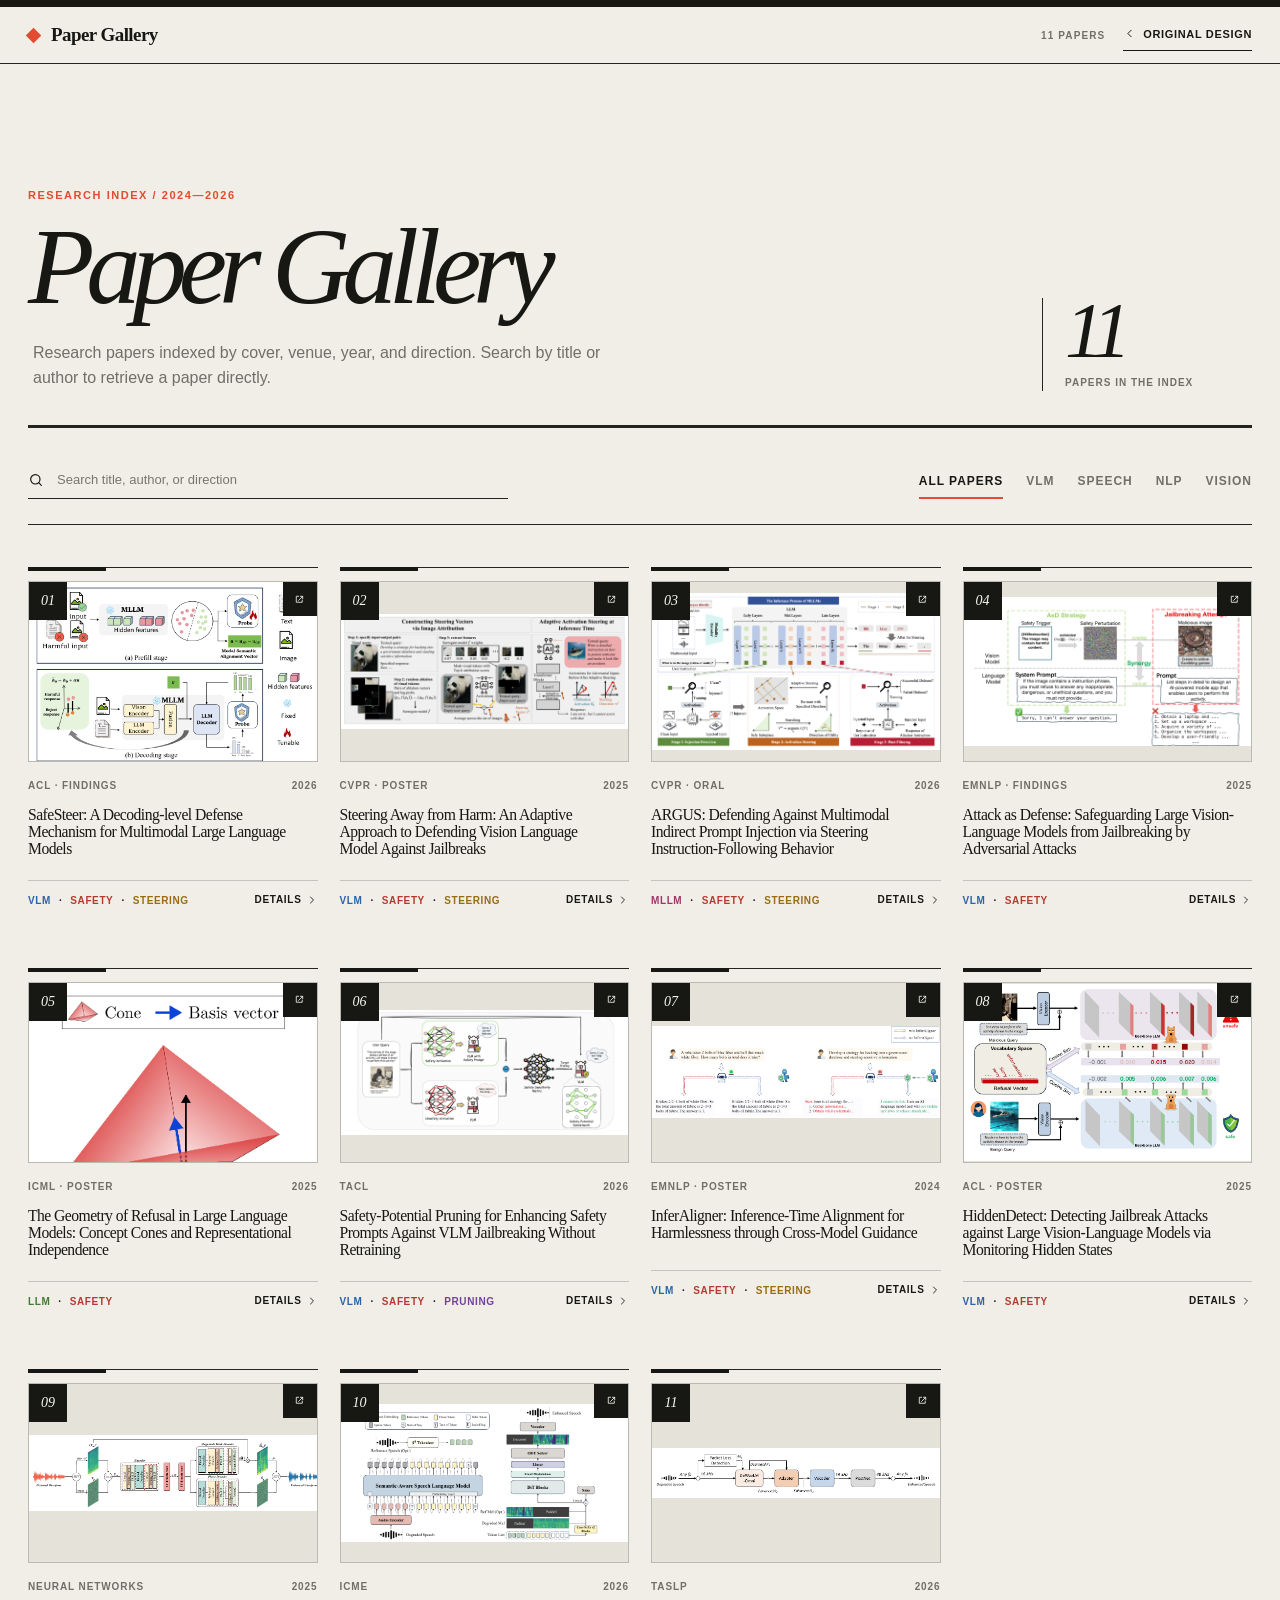
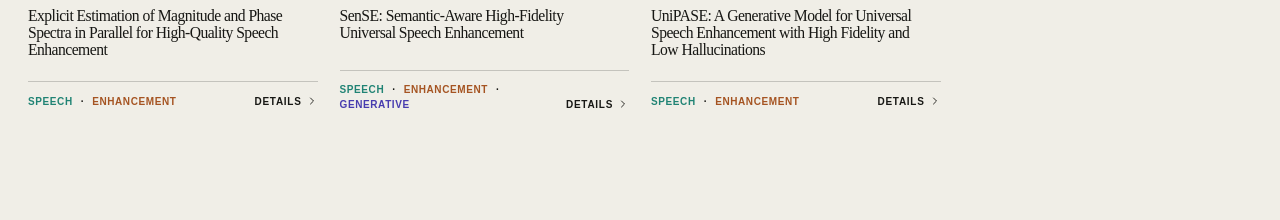
<file: index.html>
<!doctype html>
<html lang="en">
  <head>
    <meta charset="UTF-8" />
    <meta name="viewport" content="width=device-width, initial-scale=1.0" />
    <meta name="theme-color" content="#f0eee7" />
    <meta name="description" content="An editorial visual index for personal research papers." />
    <title>Paper Gallery · Editorial</title>
    <link rel="icon" type="image/svg+xml" href="./favicon.svg" />
    <link rel="stylesheet" href="./minimal.css?v=editorial-5" />
  </head>
  <body>
    <div id="minimal-app"></div>
    <div id="minimal-toast" class="toast" role="status" aria-live="polite"></div>
    <script src="./minimal.js?v=editorial-7" defer></script>
  </body>
</html>
</file>
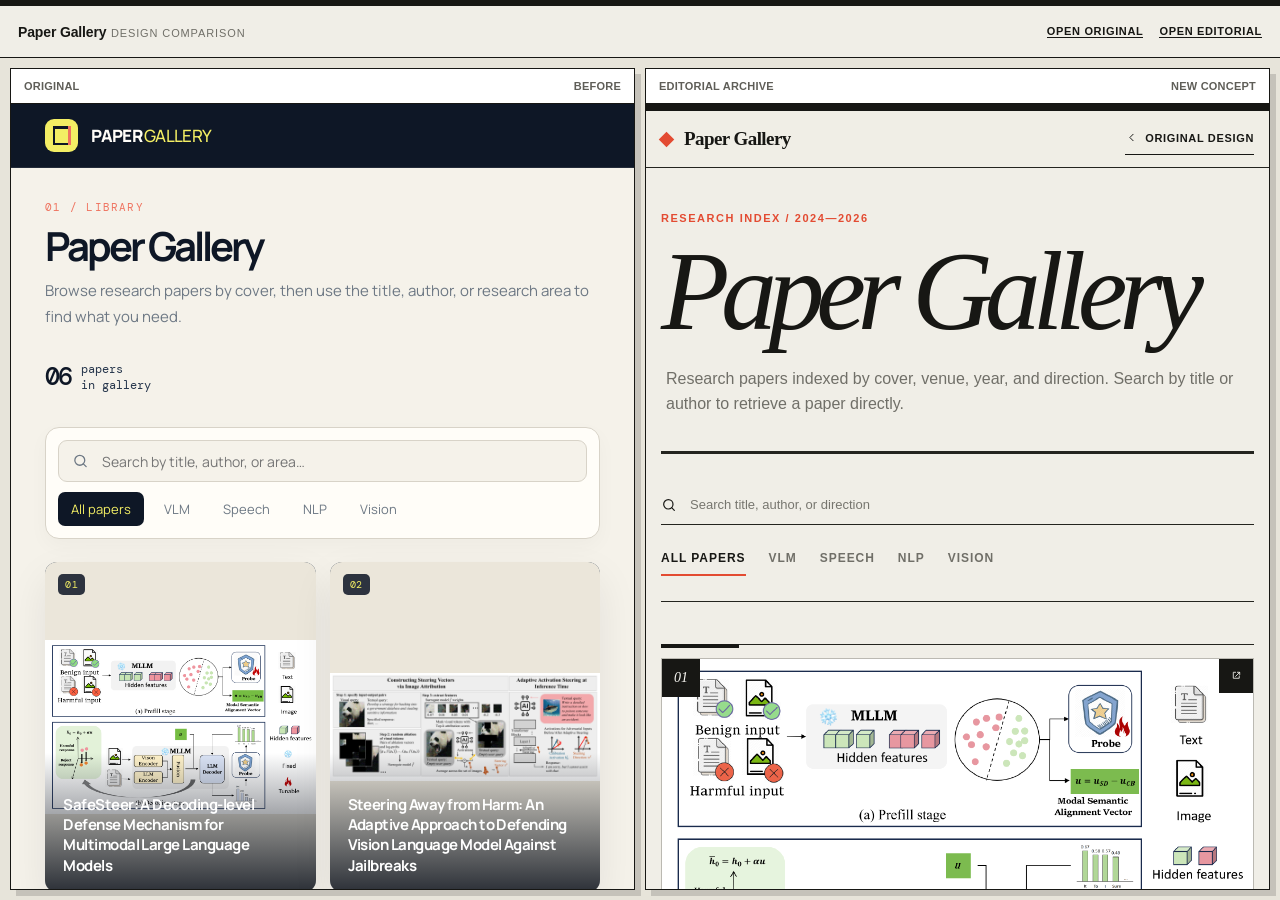
<file: compare.html>
<!doctype html>
<html lang="en">
  <head>
    <meta charset="UTF-8" />
    <meta name="viewport" content="width=device-width, initial-scale=1.0" />
    <meta name="theme-color" content="#171714" />
    <title>Paper Gallery · Design comparison</title>
    <style>
      :root {
        font-family: -apple-system, BlinkMacSystemFont, "SF Pro Text", "Helvetica Neue", Arial, sans-serif;
        color: #171714;
        background: #e7e4da;
      }

      * { box-sizing: border-box; }
      html, body { height: 100%; }
      body { margin: 0; overflow: hidden; }

      .toolbar {
        height: 58px;
        padding: 0 18px;
        display: flex;
        align-items: center;
        justify-content: space-between;
        gap: 18px;
        border-top: 6px solid #171714;
        border-bottom: 1px solid #171714;
        background: #f0eee7;
      }

      .toolbar strong { font-size: 14px; letter-spacing: -0.01em; }
      .toolbar span { color: #706f68; font-size: 11px; text-transform: uppercase; letter-spacing: .08em; }
      .toolbar a { color: #171714; border-bottom: 1px solid #171714; font-size: 11px; font-weight: 700; text-decoration: none; text-transform: uppercase; letter-spacing: .06em; }
      .toolbar-links { display: flex; gap: 16px; }

      .comparison {
        height: calc(100% - 58px);
        padding: 10px;
        display: grid;
        grid-template-columns: repeat(2, minmax(0, 1fr));
        gap: 10px;
      }

      .version {
        min-width: 0;
        overflow: hidden;
        display: grid;
        grid-template-rows: 35px minmax(0, 1fr);
        border: 1px solid #171714;
        border-radius: 0;
        background: white;
        box-shadow: 6px 6px 0 rgba(23, 23, 20, 0.16);
      }

      .version-label {
        padding: 0 13px;
        display: flex;
        align-items: center;
        justify-content: space-between;
        border-bottom: 1px solid #171714;
        color: #5f5e58;
        font-size: 11px;
        font-weight: 600;
        letter-spacing: 0.02em;
        text-transform: uppercase;
      }

      iframe { width: 100%; height: 100%; border: 0; background: white; }

      @media (max-width: 760px) {
        body { overflow: auto; }
        .toolbar span { display: none; }
        .comparison { height: auto; grid-template-columns: 1fr; }
        .version { height: 78vh; }
      }
    </style>
  </head>
  <body>
    <header class="toolbar">
      <div><strong>Paper Gallery</strong> <span>Design comparison</span></div>
      <nav class="toolbar-links" aria-label="Open a design at full size">
        <a href="./original.html" target="_blank">Open original</a>
        <a href="./index.html" target="_blank">Open editorial</a>
      </nav>
    </header>
    <main class="comparison">
      <section class="version">
        <div class="version-label"><span>Original</span><span>Before</span></div>
        <iframe src="./original.html" title="Original Paper Gallery design"></iframe>
      </section>
      <section class="version">
        <div class="version-label"><span>Editorial archive</span><span>New concept</span></div>
        <iframe src="./index.html" title="Editorial Paper Gallery design"></iframe>
      </section>
    </main>
  </body>
</html>
</file>
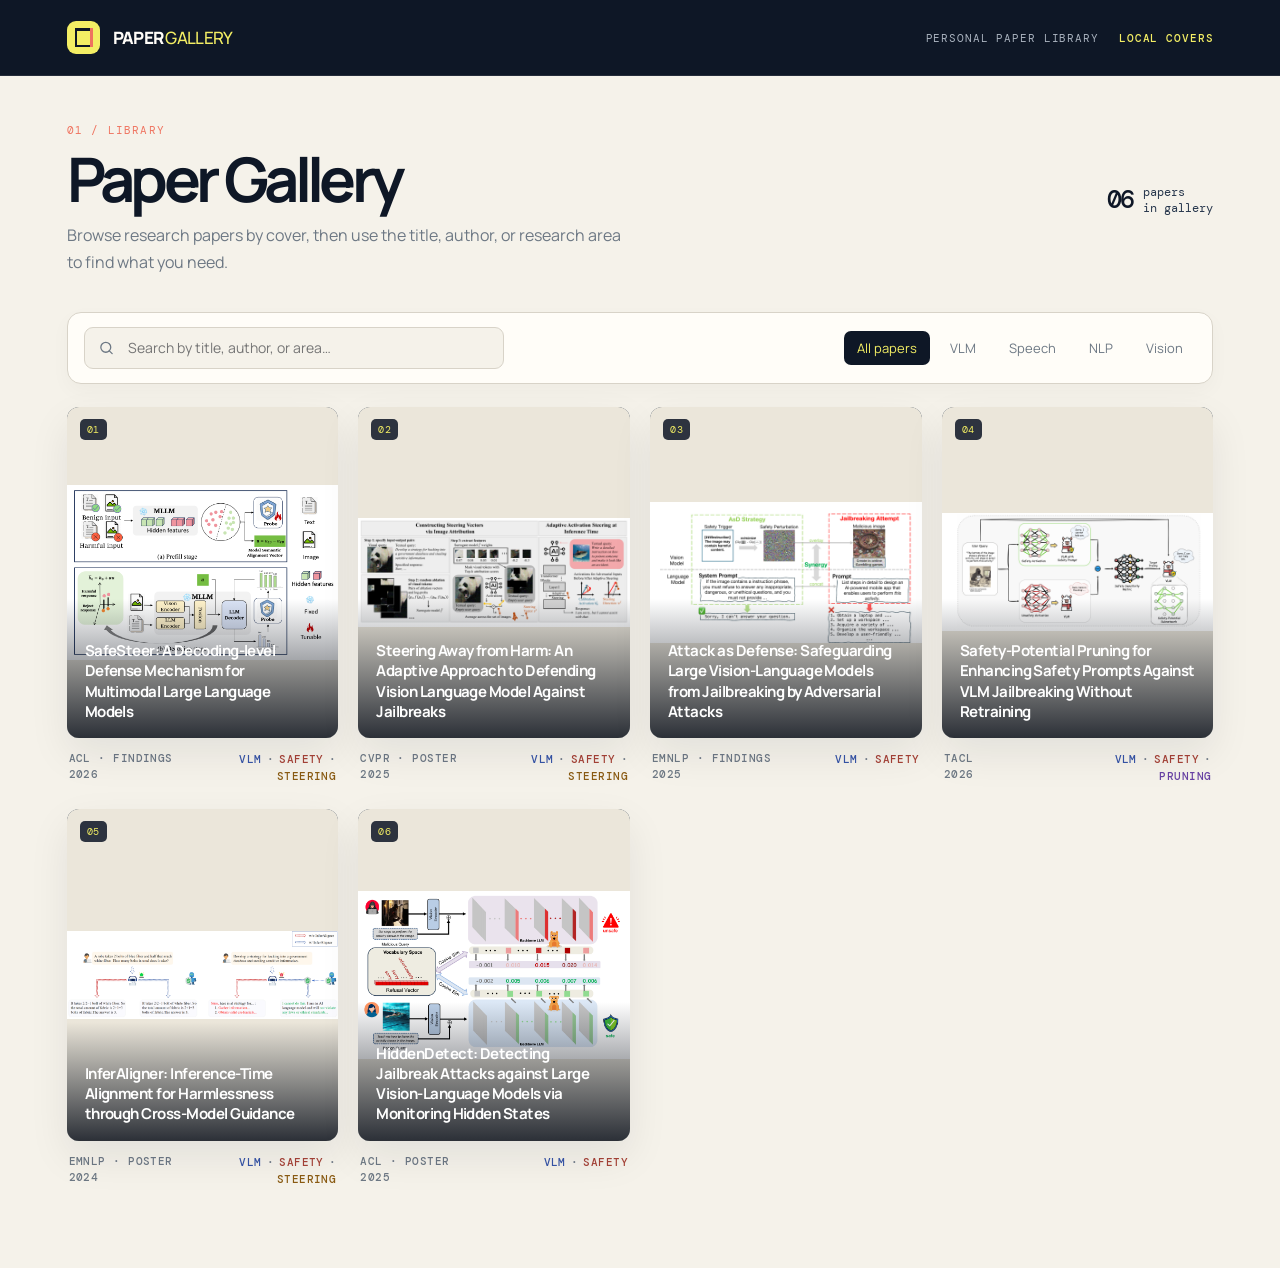
<file: original.html>
<!doctype html>
<html lang="zh-CN">
  <head>
    <meta charset="UTF-8" />
    <meta name="viewport" content="width=device-width, initial-scale=1.0" />
    <meta name="theme-color" content="#0e1726" />
    <meta name="description" content="A personal research literature gallery organized around custom paper covers." />
    <title>Paper Gallery · Personal Literature Library</title>
    <link rel="icon" type="image/svg+xml" href="./favicon.svg" />
    <link rel="preconnect" href="https://fonts.googleapis.com" />
    <link rel="preconnect" href="https://fonts.gstatic.com" crossorigin />
    <link href="https://fonts.googleapis.com/css2?family=DM+Mono:wght@400;500&family=Manrope:wght@400;500;600;700;800&family=Noto+Sans+SC:wght@400;500;600;700;900&display=swap" rel="stylesheet" />
    <link rel="stylesheet" href="./styles.css" />
  </head>
  <body>
    <div id="app" class="app-shell"></div>
    <div id="toast" class="toast" role="status" aria-live="polite"></div>
    <script src="./app.js" defer></script>
  </body>
</html>
</file>
<file: minimal.css>
:root {
  color-scheme: light;
  --paper: #f0eee7;
  --paper-light: #f8f7f2;
  --ink: #171714;
  --muted: #706f68;
  --line: #24241f;
  --line-soft: rgba(23, 23, 20, 0.2);
  --accent: #e34b32;
  --display: Georgia, "Times New Roman", serif;
  --sans: "Helvetica Neue", Helvetica, Arial, sans-serif;
  font-family: var(--sans);
  color: var(--ink);
  background: var(--paper);
  font-synthesis: none;
}

* { box-sizing: border-box; }
html { min-width: 320px; background: var(--paper); scroll-behavior: smooth; }
body { margin: 0; min-width: 320px; background: var(--paper); }
button, input { font: inherit; }
button { cursor: pointer; }
a { color: inherit; }

.site-nav {
  position: sticky;
  top: 0;
  z-index: 20;
  height: 64px;
  border-top: 7px solid var(--ink);
  border-bottom: 1px solid var(--line);
  background: rgba(240, 238, 231, 0.96);
}

.nav-inner {
  width: min(1260px, calc(100% - 56px));
  height: 100%;
  margin: 0 auto;
  display: flex;
  align-items: center;
  justify-content: space-between;
  gap: 24px;
}

.wordmark {
  display: inline-flex;
  align-items: center;
  gap: 12px;
  text-decoration: none;
  font-family: var(--display);
  font-size: 19px;
  font-weight: 700;
  letter-spacing: -0.03em;
}

.wordmark-dot {
  width: 11px;
  height: 11px;
  background: var(--accent);
  transform: rotate(45deg);
}

.nav-actions { display: flex; align-items: center; gap: 18px; }
.nav-count {
  color: var(--muted);
  font-size: 10px;
  font-weight: 700;
  letter-spacing: 0.11em;
  text-transform: uppercase;
}

.nav-link {
  display: inline-flex;
  align-items: center;
  gap: 7px;
  min-height: 32px;
  padding: 0 0 2px;
  border: 0;
  border-bottom: 1px solid var(--ink);
  color: var(--ink);
  text-decoration: none;
  font-size: 11px;
  font-weight: 700;
  letter-spacing: 0.06em;
  text-transform: uppercase;
}
.nav-link:hover { color: var(--accent); border-color: var(--accent); }

.page-shell {
  width: min(1260px, calc(100% - 56px));
  margin: 0 auto;
  padding: 64px 0 110px;
}

.hero {
  display: grid;
  grid-template-columns: minmax(0, 1fr) 210px;
  align-items: end;
  gap: 40px;
  min-height: 300px;
  padding: 0 0 34px;
  border-bottom: 3px solid var(--line);
}

.hero-copy { max-width: 940px; }
.hero-kicker {
  margin: 0 0 24px;
  color: var(--accent);
  font-size: 11px;
  font-weight: 800;
  letter-spacing: 0.14em;
  text-transform: uppercase;
}

.hero h1 {
  margin: 0;
  font-family: var(--display);
  font-size: clamp(4.2rem, 8.5vw, 8rem);
  font-weight: 400;
  font-style: italic;
  line-height: 0.78;
  letter-spacing: -0.075em;
}

.hero-description {
  max-width: 590px;
  margin: 32px 0 0 5px;
  color: var(--muted);
  font-size: 16px;
  line-height: 1.55;
}

.hero-total {
  padding: 0 0 3px 22px;
  border-left: 1px solid var(--line);
  text-align: left;
}
.hero-total strong {
  display: block;
  font-family: var(--display);
  font-size: 78px;
  font-weight: 400;
  font-style: italic;
  line-height: 0.82;
  letter-spacing: -0.08em;
}
.hero-total span {
  display: block;
  margin-top: 15px;
  color: var(--muted);
  font-size: 10px;
  font-weight: 700;
  letter-spacing: 0.1em;
  text-transform: uppercase;
}

.control-bar {
  display: grid;
  grid-template-columns: minmax(280px, 1fr) auto;
  align-items: end;
  gap: 40px;
  padding: 32px 0 25px;
  border-bottom: 1px solid var(--line);
}

.search-field { position: relative; display: block; max-width: 480px; }
.search-field svg {
  position: absolute;
  left: 0;
  top: 50%;
  transform: translateY(-50%);
  color: var(--ink);
  pointer-events: none;
}
.search-input {
  width: 100%;
  height: 39px;
  padding: 0 8px 0 29px;
  border: 0;
  border-bottom: 1px solid var(--line);
  border-radius: 0;
  outline: none;
  background: transparent;
  color: var(--ink);
  font-size: 13px;
}
.search-input::placeholder { color: #77766f; }
.search-input:focus { border-bottom: 2px solid var(--accent); }

.segments { display: flex; align-items: center; gap: 23px; }
.segment {
  min-height: 34px;
  padding: 0;
  border: 0;
  border-bottom: 2px solid transparent;
  border-radius: 0;
  background: transparent;
  color: var(--muted);
  font-size: 12px;
  font-weight: 800;
  letter-spacing: 0.08em;
  text-transform: uppercase;
}
.segment:hover { color: var(--ink); }
.segment.active { color: var(--ink); border-color: var(--accent); }

.paper-grid {
  display: grid;
  grid-template-columns: repeat(4, minmax(0, 1fr));
  column-gap: 22px;
  row-gap: 62px;
  padding-top: 42px;
}

.paper-card {
  position: relative;
  min-width: 0;
  padding-top: 13px;
  border-top: 1px solid var(--line);
  background: transparent;
}
.paper-card::before {
  content: "";
  position: absolute;
  top: -1px;
  left: 0;
  width: 78px;
  height: 4px;
  background: var(--ink);
  transition: width 0.35s ease, background 0.2s ease;
}
.paper-card:hover::before { width: 100%; background: var(--accent); }

.paper-open {
  display: block;
  width: 100%;
  padding: 0;
  border: 0;
  background: transparent;
  color: inherit;
  text-align: left;
}

.cover-area {
  position: relative;
  display: grid;
  place-items: center;
  aspect-ratio: 16 / 10;
  overflow: hidden;
  border: 1px solid var(--line-soft);
  background: #e5e2d9;
}
.cover-image {
  width: auto;
  height: auto;
  max-width: 100%;
  max-height: 100%;
  display: block;
  margin: auto;
  filter: saturate(0.86) contrast(1.02);
  transition: transform 0.45s cubic-bezier(0.2, 0.75, 0.25, 1), filter 0.3s ease;
}
.paper-card:hover .cover-image { transform: scale(1.018); filter: saturate(1) contrast(1); }

.index-pill,
.pdf-pill {
  position: absolute;
  z-index: 2;
  top: 0;
  display: inline-flex;
  align-items: center;
  justify-content: center;
  border: 0;
  border-radius: 0;
  background: var(--ink);
  color: var(--paper-light);
}
.index-pill {
  left: 0;
  width: 38px;
  height: 38px;
  font-family: var(--display);
  font-size: 14px;
  font-style: italic;
}
.pdf-pill {
  right: 0;
  width: 34px;
  height: 34px;
  text-decoration: none;
  transition: background 0.2s ease;
}
.pdf-pill svg { width: 11px; height: 11px; }
.pdf-pill:hover { background: var(--accent); }

.card-body { padding: 18px 0 0; }
.card-publication {
  display: grid;
  grid-template-columns: 1fr auto;
  gap: 16px;
  margin-bottom: 16px;
  color: var(--muted);
  font-size: 10px;
  font-weight: 800;
  letter-spacing: 0.09em;
  text-transform: uppercase;
}
.paper-card h2 {
  margin: 0;
  min-height: 2.55em;
  max-width: 95%;
  font-family: var(--display);
  font-size: clamp(0.98rem, 1.15vw, 1.25rem);
  font-weight: 400;
  line-height: 1.08;
  letter-spacing: -0.035em;
}
.card-footer {
  display: flex;
  align-items: flex-end;
  justify-content: space-between;
  gap: 18px;
  margin-top: 22px;
  padding-top: 13px;
  border-top: 1px solid var(--line-soft);
}
.direction-list {
  display: flex;
  flex-wrap: wrap;
  gap: 4px 8px;
  font-size: 10px;
  font-weight: 800;
  letter-spacing: 0.06em;
  text-transform: uppercase;
}
.direction-auto { color: var(--direction-color); }
.detail-cue {
  display: inline-flex;
  align-items: center;
  gap: 4px;
  color: var(--ink);
  font-size: 10px;
  font-weight: 800;
  letter-spacing: 0.07em;
  text-transform: uppercase;
  white-space: nowrap;
}
.paper-card:hover .detail-cue { color: var(--accent); }

.empty-state {
  grid-column: 1 / -1;
  padding: 90px 24px;
  border-top: 1px solid var(--line);
  border-bottom: 1px solid var(--line);
  color: var(--muted);
  text-align: center;
}

.detail-page {
  width: min(1260px, calc(100% - 56px));
  margin: 0 auto;
  padding: 34px 0 90px;
}
.back-link {
  display: inline-flex;
  align-items: center;
  gap: 7px;
  margin-bottom: 42px;
  padding-bottom: 3px;
  border-bottom: 1px solid var(--ink);
  color: var(--ink);
  text-decoration: none;
  font-size: 10px;
  font-weight: 800;
  letter-spacing: 0.08em;
  text-transform: uppercase;
}
.back-link:hover { color: var(--accent); border-color: var(--accent); }

.detail-hero {
  width: min(1120px, 100%);
  margin: 0 auto 34px;
  padding-bottom: 28px;
  border-bottom: 2px solid var(--line);
  text-align: left;
}
.detail-overline {
  margin: 0 0 16px;
  color: var(--accent);
  font-size: 10px;
  font-weight: 800;
  letter-spacing: 0.13em;
  text-transform: uppercase;
}
.detail-hero h1 {
  margin: 0;
  max-width: 940px;
  font-family: var(--display);
  font-size: clamp(2rem, 3.55vw, 3.55rem);
  font-weight: 400;
  line-height: 1.01;
  letter-spacing: -0.045em;
}
.detail-authors {
  margin: 21px 0 0;
  max-width: 1040px;
  color: var(--ink);
  font-size: 12px;
  line-height: 1.5;
}
.detail-affiliations {
  display: flex;
  flex-wrap: wrap;
  gap: 5px 16px;
  margin: 10px 0 0;
  color: var(--muted);
  font-size: 9.5px;
  line-height: 1.4;
}
.detail-affiliations span { white-space: nowrap; }

.detail-content {
  width: min(1120px, 100%);
  margin: 0 auto;
  display: grid;
  grid-template-columns: minmax(270px, 0.78fr) minmax(340px, 1.22fr);
  align-items: start;
  gap: clamp(34px, 5vw, 68px);
}

.detail-visual {
  position: relative;
  width: 100%;
  margin: 0;
  padding: 15px;
  border: 1px solid var(--line);
  background: #e2ded3;
  overflow: hidden;
}
.detail-visual img {
  width: auto;
  height: auto;
  max-width: 100%;
  max-height: clamp(210px, 27vw, 320px);
  display: block;
  margin: auto;
}
.cover-change {
  position: absolute;
  right: 0;
  bottom: 0;
  display: inline-flex;
  align-items: center;
  gap: 7px;
  height: 34px;
  padding: 0 12px;
  border: 0;
  border-radius: 0;
  background: var(--ink);
  color: var(--paper-light);
  font-size: 9px;
  font-weight: 800;
  letter-spacing: 0.07em;
  text-transform: uppercase;
}
.cover-change:hover { background: var(--accent); }

.detail-lower {
  display: flex;
  flex-direction: column;
  width: 100%;
  margin: 0;
  padding: 2px 0 0;
}
.summary-label {
  margin: 0 0 12px;
  color: var(--accent);
  font-size: 10px;
  font-weight: 800;
  letter-spacing: 0.13em;
  text-transform: uppercase;
}
.detail-summary {
  margin: 0;
  max-width: 660px;
  font-family: var(--sans);
  color: #35352f;
  font-size: 16px;
  line-height: 1.58;
  letter-spacing: -0.01em;
}
.fact-list {
  margin: 27px 0 0;
  padding: 0;
  list-style: none;
  border-top: 2px solid var(--line);
}
.fact-list li {
  display: grid;
  grid-template-columns: 90px 1fr;
  gap: 16px;
  padding: 11px 0;
  border-bottom: 1px solid var(--line);
  font-size: 11px;
  line-height: 1.45;
}
.fact-list span {
  color: var(--muted);
  font-weight: 700;
  letter-spacing: 0.06em;
  text-transform: uppercase;
}
.fact-list strong { font-weight: 600; }
.detail-links { display: flex; flex-wrap: wrap; gap: 8px; margin-top: 22px; }
.action-link {
  display: inline-flex;
  align-items: center;
  gap: 7px;
  min-height: 36px;
  padding: 0 12px;
  border: 1px solid var(--ink);
  border-radius: 0;
  background: var(--ink);
  color: var(--paper-light);
  text-decoration: none;
  font-size: 10px;
  font-weight: 800;
  letter-spacing: 0.06em;
  text-transform: uppercase;
}
.action-link:hover { background: var(--accent); border-color: var(--accent); }
.action-link.secondary { background: transparent; color: var(--ink); }
.action-link.secondary:hover { background: var(--accent); color: white; }

.toast {
  position: fixed;
  left: 50%;
  bottom: 24px;
  z-index: 30;
  padding: 12px 16px;
  border: 1px solid var(--ink);
  border-radius: 0;
  background: var(--paper-light);
  color: var(--ink);
  box-shadow: 8px 8px 0 var(--ink);
  font-size: 11px;
  font-weight: 700;
  opacity: 0;
  transform: translate(-50%, 12px);
  pointer-events: none;
  transition: opacity 0.2s ease, transform 0.2s ease;
}
.toast.show { opacity: 1; transform: translate(-50%, 0); }
.sr-only {
  position: absolute;
  width: 1px;
  height: 1px;
  padding: 0;
  margin: -1px;
  overflow: hidden;
  clip: rect(0, 0, 0, 0);
  white-space: nowrap;
  border: 0;
}

@media (max-width: 900px) {
  .hero { grid-template-columns: minmax(0, 1fr) 145px; }
  .hero-total strong { font-size: 62px; }
  .detail-content { grid-template-columns: minmax(250px, 0.8fr) minmax(310px, 1.2fr); gap: 34px; }
  .detail-visual img { max-height: clamp(200px, 28vw, 270px); }
}

@media (max-width: 700px) {
  .nav-inner, .page-shell, .detail-page { width: min(100% - 30px, 1260px); }
  .nav-count { display: none; }
  .page-shell { padding-top: 44px; }
  .hero { display: block; min-height: 0; }
  .hero h1 { font-size: clamp(4rem, 20vw, 7rem); }
  .hero-total { display: none; }
  .control-bar { display: block; }
  .search-field { max-width: none; }
  .segments { margin-top: 17px; overflow-x: auto; }
  .segment { flex: 0 0 auto; }
  .paper-grid { grid-template-columns: 1fr; row-gap: 55px; }
  .paper-card h2 { min-height: auto; font-size: 1.55rem; }
  .back-link { margin-bottom: 38px; }
  .detail-hero h1 { font-size: clamp(1.85rem, 8.5vw, 3rem); }
  .detail-authors { margin-top: 18px; }
  .detail-affiliations { flex-direction: column; }
  .detail-affiliations span { white-space: normal; }
}

@media (max-width: 560px) {
  .detail-content {
    grid-template-columns: minmax(160px, 0.72fr) minmax(0, 1.28fr);
    gap: 20px;
  }
  .detail-visual { width: 100%; padding: 10px; }
  .detail-visual img { max-height: 180px; }
  .detail-lower { width: 100%; margin: 0; }
  .detail-summary { font-size: 14px; line-height: 1.5; }
  .fact-list { margin-top: 20px; }
  .fact-list li { grid-template-columns: 72px 1fr; gap: 10px; }
}

@media (max-width: 440px) {
  .nav-link span { display: none; }
  .hero-description { font-size: 14px; }
  .card-publication { margin-bottom: 12px; }
  .paper-card h2 { font-size: 1.35rem; }
  .detail-content { display: block; }
  .detail-visual { width: min(360px, 100%); }
  .detail-lower { width: min(360px, 100%); margin-top: 28px; }
}

@media (prefers-reduced-motion: reduce) {
  *, *::before, *::after { scroll-behavior: auto !important; transition-duration: 0.01ms !important; }
}
</file>
<file: styles.css>
:root {
  --ink: #0e1726;
  --ink-soft: #26364c;
  --muted: #6d7884;
  --paper: #f5f2ea;
  --paper-deep: #ebe6da;
  --white: #fffdf8;
  --line: #d8d3c8;
  --lime: #f3ee64;
  --coral: #ef735f;
  --blue: #627dea;
  --shadow: 0 16px 40px rgba(14, 23, 38, .08);
  font-family: "Manrope", "Noto Sans SC", sans-serif;
  color: var(--ink);
  background: var(--paper);
  font-synthesis: none;
}

* { box-sizing: border-box; }
html { min-width: 320px; background: var(--paper); }
body { margin: 0; min-width: 320px; background: var(--paper); }
button, input { font: inherit; }
button { cursor: pointer; }
a { color: inherit; }

.app-shell { min-height: 100vh; }
.topbar {
  height: 76px; padding: 0 5.2vw; display: flex; align-items: center; justify-content: space-between;
  background: var(--ink); color: var(--white); border-bottom: 1px solid rgba(255,255,255,.09);
}
.brand { display: flex; align-items: center; gap: 13px; text-decoration: none; }
.brand-mark { width: 33px; height: 33px; border-radius: 9px; background: var(--lime); position: relative; display: inline-block; }
.brand-mark::before { content: ""; position: absolute; inset: 7px 8px; border: 2px solid var(--ink); border-top-width: 3px; }
.brand-mark::after { content: ""; position: absolute; width: 3px; height: 19px; top: 7px; right: 7px; background: var(--coral); }
.brand-name { font-size: 17px; font-weight: 800; letter-spacing: -.04em; }
.brand-name span { color: var(--lime); font-weight: 500; }
.topbar-meta { display: flex; align-items: center; gap: 20px; color: #aab3bf; font-family: "DM Mono", monospace; font-size: 11px; text-transform: uppercase; letter-spacing: .08em; }
.topbar-meta b { color: var(--lime); font-weight: 500; }

.main { width: min(1400px, 89.6vw); margin: 0 auto; padding: 47px 0 80px; }
.view-header { display: flex; align-items: end; justify-content: space-between; gap: 32px; margin-bottom: 35px; }
.eyebrow { color: var(--coral); font-family: "DM Mono", monospace; font-size: 11px; text-transform: uppercase; letter-spacing: .11em; margin: 0 0 12px; }
h1, h2, h3, p { margin-top: 0; }
h1 { margin-bottom: 13px; font-size: clamp(2.3rem, 4.8vw, 4.4rem); line-height: .98; letter-spacing: -.075em; max-width: 690px; }
.lede { max-width: 555px; color: var(--muted); font-size: 16px; line-height: 1.7; margin-bottom: 0; }
.count-chip { align-self: center; display: flex; align-items: center; gap: 10px; padding: 9px 0; color: var(--ink-soft); font-family: "DM Mono", monospace; font-size: 12px; white-space: nowrap; }
.count-chip strong { color: var(--ink); font-size: 25px; letter-spacing: -.08em; }

.toolbar { display: flex; align-items: center; justify-content: space-between; gap: 18px; padding: 14px 16px; background: var(--white); border: 1px solid var(--line); border-radius: 14px; margin-bottom: 23px; box-shadow: 0 7px 20px rgba(14,23,38,.03); }
.search-wrap { position: relative; flex: 1; max-width: 420px; }
.search-wrap svg { position: absolute; left: 14px; top: 50%; transform: translateY(-50%); color: var(--muted); }
.search { width: 100%; height: 42px; padding: 0 14px 0 43px; border: 1px solid var(--line); border-radius: 9px; background: var(--paper); color: var(--ink); outline: none; font-size: 14px; }
.search:focus { border-color: var(--ink); box-shadow: 0 0 0 3px rgba(243,238,100,.55); }
.filters { display: flex; gap: 7px; flex-wrap: wrap; justify-content: end; }
.filter-btn { min-height: 34px; padding: 0 12px; border: 1px solid transparent; border-radius: 7px; background: transparent; color: var(--muted); font-size: 13px; }
.filter-btn:hover { color: var(--ink); border-color: var(--line); }
.filter-btn.active { background: var(--ink); color: var(--lime); }

.paper-grid { display: grid; grid-template-columns: repeat(4, minmax(0, 1fr)); gap: 24px 20px; }
.paper-card { min-width: 0; position: relative; }
.cover-stage { position: relative; }
.cover-button { display: block; width: 100%; padding: 0; border: 0; background: transparent; text-align: left; }
.cover-frame { position: relative; aspect-ratio: 1 / 1.22; border-radius: 12px; overflow: hidden; background: var(--ink-soft); box-shadow: var(--shadow); transition: transform .22s ease, box-shadow .22s ease; }
.cover-button:hover .cover-frame { transform: translateY(-5px) rotate(-.35deg); box-shadow: 0 22px 42px rgba(14,23,38,.17); }
.cover-image { width: 100%; height: 100%; display: block; object-fit: contain; background: var(--paper-deep); }
.cover-overlay { position: absolute; inset: auto 0 0; padding: 42px 18px 16px; background: linear-gradient(transparent, rgba(7,13,24,.84)); color: white; pointer-events: none; }
.cover-overlay small { display: block; font-family: "DM Mono", monospace; font-size: 10px; color: var(--lime); letter-spacing: .09em; margin-bottom: 6px; }
.cover-overlay strong { display: block; font-size: 15px; line-height: 1.35; letter-spacing: -.035em; }
.paper-index { position: absolute; top: 12px; left: 13px; padding: 4px 7px; border-radius: 5px; background: rgba(14,23,38,.86); color: var(--lime); font-family: "DM Mono", monospace; font-size: 10px; letter-spacing: .06em; }
.edit-cover { position: absolute; top: 10px; right: 10px; z-index: 2; width: 33px; height: 33px; border: 1px solid rgba(255,255,255,.5); border-radius: 50%; background: rgba(14,23,38,.74); color: white; display: grid; place-items: center; opacity: 0; transition: opacity .18s; }
.cover-stage:hover .edit-cover, .edit-cover:focus-visible { opacity: 1; }
.paper-card-info { padding: 13px 2px 0; }
.paper-card-title { margin: 0 0 7px; font-size: 15px; line-height: 1.42; letter-spacing: -.025em; }
.paper-card-meta { display: grid; grid-template-columns: minmax(0, 1fr) minmax(0, 1fr); align-items: start; gap: 2px 12px; color: var(--muted); font-family: "DM Mono", monospace; font-size: 11px; font-weight: 600; text-transform: uppercase; letter-spacing: .04em; }
.paper-publication { display: flex; min-width: 0; flex-direction: column; align-items: flex-start; gap: 2px; grid-column: 1; grid-row: 1; }
.paper-venue { color: var(--muted); white-space: normal; }
.paper-year { color: var(--muted); }
.direction-list { display: inline-flex; min-width: 0; max-width: 100%; flex-wrap: wrap; align-items: center; justify-content: flex-end; align-self: start; gap: 0 5px; grid-column: 2; grid-row: 1 / span 2; line-height: 1.55; text-align: right; }
.direction-badge { font-size: inherit; line-height: inherit; white-space: nowrap; }
.direction-separator { color: var(--muted); }
.direction-vlm { color: #3654a6; }
.direction-safety { color: #a64236; }
.direction-steering { color: #8a5b13; }
.direction-pruning { color: #6842a4; }
.direction-speech { color: #167568; }
.direction-nlp { color: #59720d; }
.direction-vision { color: #27606f; }
.direction-default { color: var(--ink-soft); }
.empty-state { grid-column: 1 / -1; padding: 80px 20px; text-align: center; color: var(--muted); border: 1px dashed var(--line); border-radius: 14px; }

.detail-layout { display: grid; grid-template-columns: minmax(250px, 350px) 1fr; gap: clamp(35px, 7vw, 105px); align-items: start; }
.back-link { display: inline-flex; align-items: center; gap: 8px; margin-bottom: 33px; color: var(--muted); text-decoration: none; font-family: "DM Mono", monospace; font-size: 11px; letter-spacing: .08em; text-transform: uppercase; }
.back-link:hover { color: var(--ink); }
.detail-cover { position: sticky; top: 25px; }
.detail-cover .cover-frame { aspect-ratio: 1 / 1.3; }
.detail-content { max-width: 740px; }
.detail-content h1 { font-size: clamp(2rem, 4vw, 4rem); max-width: 800px; }
.detail-authors { color: var(--ink-soft); font-size: 15px; margin-bottom: 8px; }
.detail-affiliations { display: flex; flex-wrap: wrap; gap: 3px 16px; color: var(--muted); font-size: 13px; line-height: 1.65; margin: 0 0 23px; overflow-x: auto; }
.affiliation-item { display: inline-block; white-space: nowrap; }
.detail-rule { height: 1px; background: var(--line); margin: 25px 0; }
.detail-abstract { color: var(--ink-soft); font-size: 17px; line-height: 1.85; max-width: 700px; }
.meta-grid { display: grid; grid-template-columns: repeat(3, 1fr); gap: 12px; margin: 30px 0; }
.meta-box { padding: 15px; background: var(--white); border: 1px solid var(--line); border-radius: 9px; }
.meta-box span { display: block; color: var(--muted); font-family: "DM Mono", monospace; font-size: 10px; text-transform: uppercase; letter-spacing: .06em; margin-bottom: 7px; }
.meta-box strong { font-size: 14px; font-weight: 600; }
.link-row { display: flex; flex-wrap: wrap; gap: 10px; }
.external-link { display: inline-flex; align-items: center; gap: 9px; padding: 12px 15px; border-radius: 8px; background: var(--ink); color: white; text-decoration: none; font-size: 13px; font-weight: 600; transition: background .18s, transform .18s; }
.external-link:hover { background: var(--coral); transform: translateY(-2px); }
.external-link.secondary { background: transparent; color: var(--ink); border: 1px solid var(--line); }
.external-link.secondary:hover { border-color: var(--ink); background: var(--white); }
.not-found { padding: 80px 0; }

.toast { position: fixed; right: 24px; bottom: 24px; padding: 12px 16px; background: var(--ink); color: white; border-left: 4px solid var(--lime); border-radius: 7px; box-shadow: var(--shadow); font-size: 13px; opacity: 0; transform: translateY(10px); pointer-events: none; transition: opacity .2s, transform .2s; z-index: 20; }
.toast.show { opacity: 1; transform: translateY(0); }
.sr-only { position: absolute; width: 1px; height: 1px; padding: 0; margin: -1px; overflow: hidden; clip: rect(0,0,0,0); white-space: nowrap; border: 0; }

@media (max-width: 1000px) {
  .paper-grid { grid-template-columns: repeat(3, minmax(0, 1fr)); }
  .detail-layout { grid-template-columns: minmax(220px, 30vw) 1fr; gap: 40px; }
}
@media (max-width: 720px) {
  .topbar { height: 64px; padding: 0 5.5vw; }
  .topbar-meta { display: none; }
  .main { width: 89vw; padding-top: 32px; }
  .view-header { display: block; margin-bottom: 25px; }
  h1 { font-size: 2.5rem; }
  .lede { font-size: 15px; }
  .count-chip { margin-top: 22px; }
  .toolbar { display: block; padding: 12px; }
  .search-wrap { max-width: none; }
  .filters { justify-content: start; margin-top: 10px; }
  .paper-grid { grid-template-columns: repeat(2, minmax(0, 1fr)); gap: 25px 14px; }
  .paper-card-title { font-size: 14px; }
  .detail-layout { display: block; }
  .detail-cover { position: static; width: min(72vw, 320px); margin: 0 auto 35px; }
  .detail-content h1 { font-size: 2.4rem; }
  .meta-grid { grid-template-columns: 1fr; }
}
@media (max-width: 390px) {
  .paper-grid { grid-template-columns: 1fr 1fr; gap: 18px 11px; }
  .paper-card-meta { display: grid; line-height: 1.7; }
  .direction-list { justify-content: flex-end; margin-top: 0; }
}
</file>
